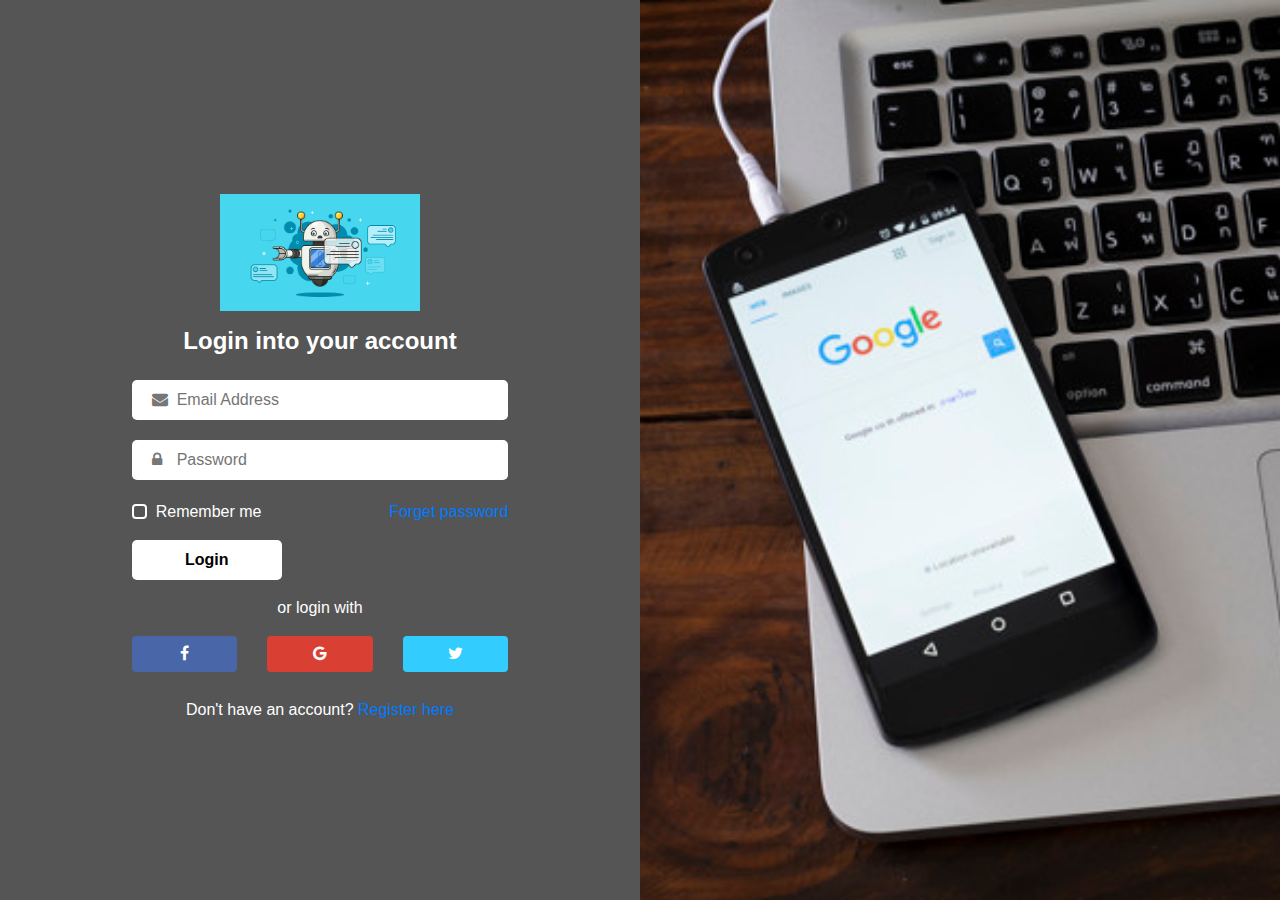
<file: index.html>
<!DOCTYPE html>
<html>
<head>
	<title></title>
	<meta charset="utf-8">
	<meta name="viewport" content="width=device-width, initial scale=1,shrink-to-fit=no">
	<link rel="stylesheet" type="text/css" href="style.css">
	<link rel="stylesheet"  href="https://stackpath.bootstrapcdn.com/bootstrap/4.4.1/css/bootstrap.min.css">
	<script src="https://code.jquery.com/jquery-3.4.1.slim.min.js"></script>
	<link href="https://stackpath.bootstrapcdn.com/font-awesome/4.7.0/css/font-awesome.min.css" rel="stylesheet">
</head>
	<body>
		<div class="container-fluid">
			<div class="row">
				<div class="col-lg-6 col-md-6 form-container">
					<div class="col-lg-8 col-md-12 col-sm-9 col-xs-12 form-box text-center">
						<div class="logo mt-3 mb-3">
							<img src="logo.png" width="200px">
						</div>
						<div class="heading mb-3">
							<h4>Login into your account</h4>
						</div>
						<form>
							<div class="form-input">
								<span><i class="fa fa-envelope"></i></span>
								<input type="email" placeholder="Email Address" required>
							</div>
							<div class="form-input">
								<span><i class="fa fa-lock"></i></span>
								<input type="password" placeholder="Password" required>
							</div>
							<div class="row mb-3">
								<div class="col-6 d-flex">
									<div class="custom-control custom-checkbox">
										<input type="checkbox" class="custom-control-input" id="cb1">
										<label class="custom-control-label text-white" for="cb1"> Remember me</label>
									</div>
								</div>
								<div class="col-6 text-right">
									<a href="forget.html" class="forget-link">Forget password</a> 
								</div>
							</div>
							<div class="text-left mb-3">
								<button type="submit" class="btn">Login</button>
							</div>
							<div class="text-white mb-3">or login with</div>
							<div class="row mb-3">
								<div class="col-4">
									<a href="" class="btn btn-block btn-social btn-facebook">
										<i class="fa fa-facebook"></i>
									</a>
								</div>
								<div class="col-4">
									<a href="" class="btn btn-block btn-social btn-google">
										<i class="fa fa-google"></i>
									</a>
								</div>
								<div class="col-4">
									<a href="" class="btn btn-block btn-social btn-twitter">
										<i class="fa fa-twitter"></i>
									</a>
								</div>
							</div>
							<div class="text-white">Don't have an account?
								<a href="register.html" class="register-link">Register here</a>
							</div>
						</form>
					</div>
				</div>
				<div class="col-lg-6 col-md-6 d-none d-md-block image-container"></div>
			</div>
			
		</div>

	</body>
</html>
</file>
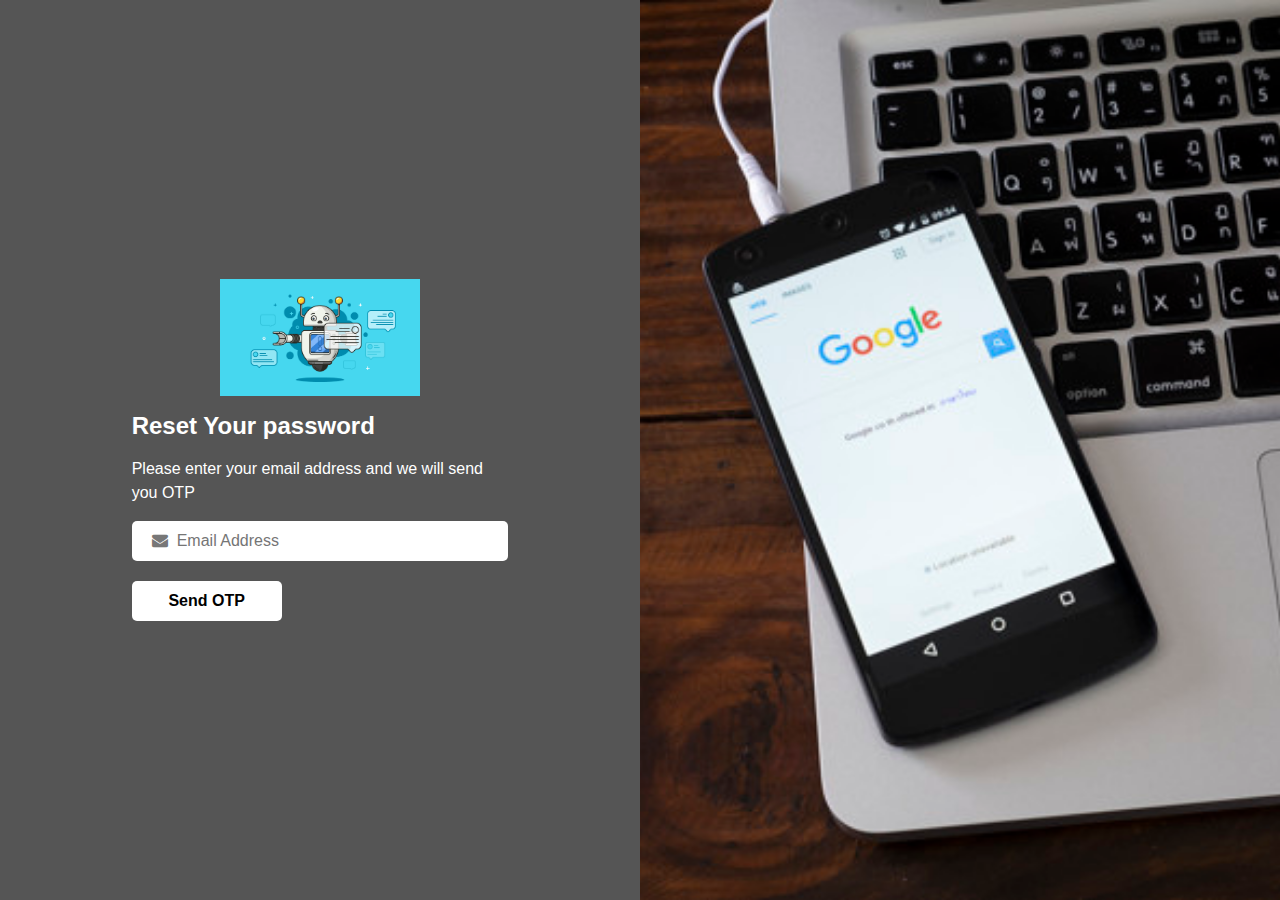
<file: forget.html>
<!DOCTYPE html>
<html>
<head>
	<title></title>
	<meta charset="utf-8">
	<meta name="viewport" content="width=device-width, initial scale=1,shrink-to-fit=no">
	<link rel="stylesheet" type="text/css" href="style.css">
	<link rel="stylesheet"  href="https://stackpath.bootstrapcdn.com/bootstrap/4.4.1/css/bootstrap.min.css">
	<script src="https://code.jquery.com/jquery-3.4.1.slim.min.js"></script>
	<link href="https://stackpath.bootstrapcdn.com/font-awesome/4.7.0/css/font-awesome.min.css" rel="stylesheet">
</head>
	<body>
		<div class="container-fluid">
			<div class="row">
				<div class="col-lg-6 col-md-6 form-container">
					<div class="col-lg-8 col-md-12 col-sm-9 col-xs-12 form-box">
						<div class="logo mt-3 mb-3 text-center">
							<img src="logo.png" width="200px">
						</div>
						<div class="reset-form d-block">
							<form class="reset-password-form">
								<h4 class="mb-3">Reset Your password</h4>
								<p class="mb-3 text-white">
									Please enter your email address and we will send you OTP
								</p>
								<div class="form-input">
									<span><i class="fa fa-envelope"></i></span>
									<input type="email" placeholder="Email Address" required>
								</div>
								<div class="mb-3">
									<button type="submit" class="btn">Send OTP</button>
								</div>
							</form>
						</div>
						<div class="reset-confirmation d-none">
							<div class="mb-4">
								<h4 class="mb-3">OTP was send</h4>
								<h6 class="text-white">Please, check your inbox</h6>
							</div>
							<div>
								<a href="login.html">
									<button type="submit" class="btn">Login Now</button>
								</a>
							</div>
						</div>
				</div>
			</div>
				<div class="col-lg-6 col-md-6 d-none d-md-block image-container"></div>
			</div>
		</div>
		<script type="text/javascript">
				function PasswordReset(){
					$('form.reset-password-form').on('submit',function(e){
						e.preventDefault();
						$('.reset-form')
						.removeClass('d-block')
						.addClass('d-none');
						$('.reset-confirmation').addClass('d-block');
					});
				}
				window.addEventListener('load',function(){
				PasswordReset();
			});
		</script>
	</body>
</html>
</file>
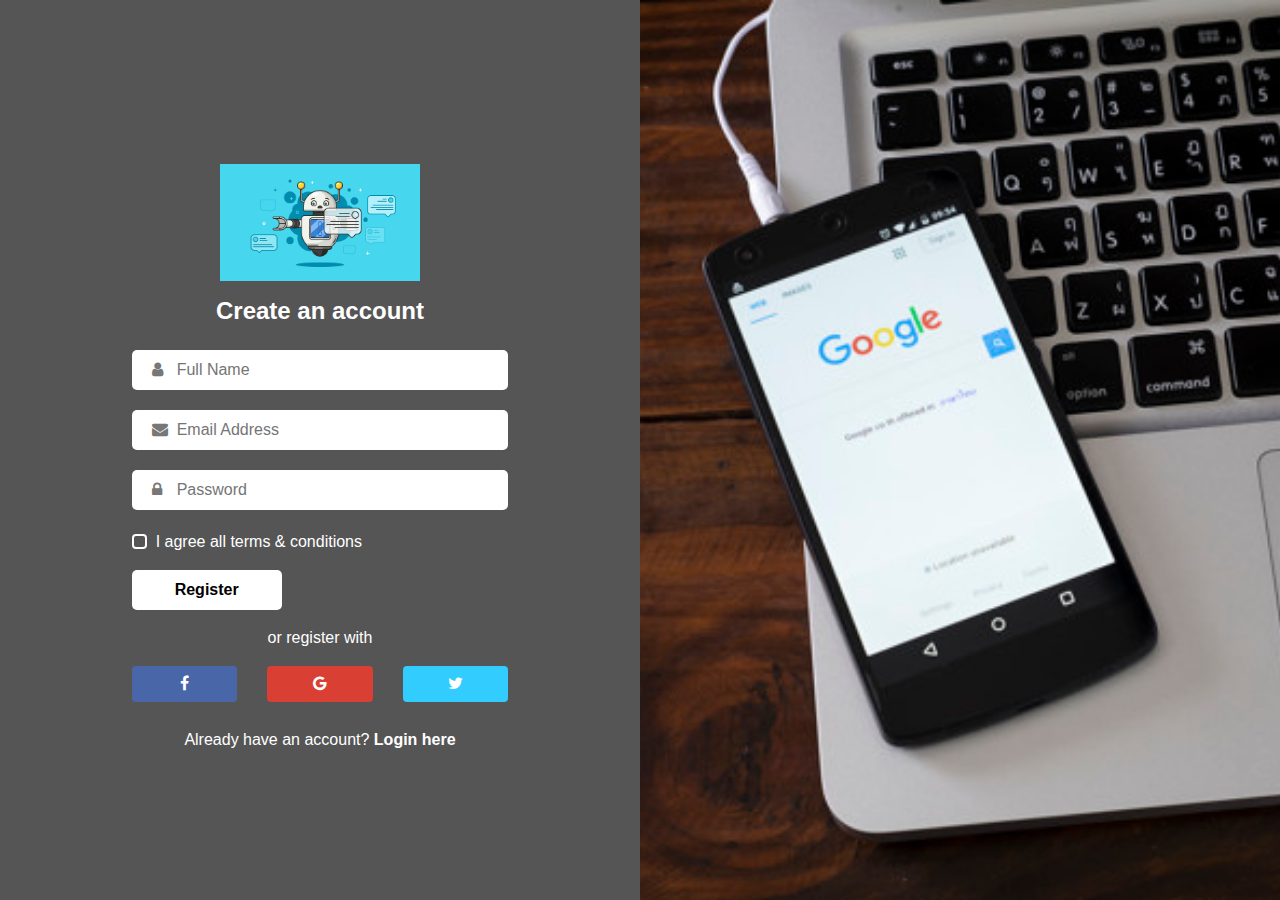
<file: register.html>
<!DOCTYPE html>
<html>
<head>
	<title>Register</title>
	<meta charset="utf-8">
	<meta name="viewport" content="width=device-width, initial scale=1,shrink-to-fit=no">
	<link rel="stylesheet" type="text/css" href="style.css">
	<link rel="stylesheet"  href="https://stackpath.bootstrapcdn.com/bootstrap/4.4.1/css/bootstrap.min.css">
	<script src="https://code.jquery.com/jquery-3.4.1.slim.min.js"></script>
	<link href="https://stackpath.bootstrapcdn.com/font-awesome/4.7.0/css/font-awesome.min.css" rel="stylesheet">
</head>
	<body>
		<div class="container-fluid">
			<div class="row">
				<div class="col-lg-6 col-md-6 form-container">
					<div class="col-lg-8 col-md-12 col-sm-9 col-xs-12 form-box text-center">
						<div class="logo mt-3 mb-3">
							<img src="logo.png" width="200px">
						</div>
						<div class="heading mb-3">
							<h4>Create an account</h4>
						</div>
						<form>
							<div class="form-input">
								<span><i class="fa fa-user"></i></span>
								<input type="text" placeholder="Full Name" required>
							</div>
							<div class="form-input">
								<span><i class="fa fa-envelope"></i></span>
								<input type="email" placeholder="Email Address" required>
							</div>
							<div class="form-input">
								<span><i class="fa fa-lock"></i></span>
								<input type="password" placeholder="Password" required>
							</div>
							<div class="row mb-3">
								<div class="col-12 d-flex">
									<div class="custom-control custom-checkbox">
										<input type="checkbox" class="custom-control-input" id="cb1">
										<label class="custom-control-label text-white" for="cb1">I agree all terms & conditions</label>
									</div>
								</div>
							</div>
							<div class="text-left mb-3">
								<button type="submit" class="btn">Register</button>
							</div>
							<div class="text-white mb-3">or register with</div>
							<div class="row mb-3">
								<div class="col-4">
									<a href="" class="btn btn-block btn-social btn-facebook">
										<i class="fa fa-facebook"></i>
									</a>
								</div>
								<div class="col-4">
									<a href="" class="btn btn-block btn-social btn-google">
										<i class="fa fa-google"></i>
									</a>
								</div>
								<div class="col-4">
									<a href="" class="btn btn-block btn-social btn-twitter">
										<i class="fa fa-twitter"></i>
									</a>
								</div>
							</div>
							<div class="text-white">Already have an account?
								<a href="register.html" class="login-link">Login here</a>
							</div>
						</form>
					</div>
				</div>
				<div class="col-lg-6 col-md-6 d-none d-md-block image-container"></div>
			</div>
			
		</div>
	</body>
</html>
</file>
<file: style.css>
.image-container{
	background: url('chat image.jpg') center no-repeat;
	background-size: cover;
	height: 100vh;
}

.form-container{
	background-color:  #555555;
	display: flex;
	justify-content: center;
}

.form-box{
	display: flex;
	flex-direction: column;
	justify-content: center;
	min-height: 100vh; 
}

.form-box h4{
	font-weight: bold;
	color: #fff;
}

.form-box .form-input{
	position: relative;
}

.form-box .form-input input{
	width: 100%;
	height: 40px;
	margin-bottom: 20px;
	border: none;
	border-radius: 5px;
	outline: none;
	background: white;
	padding-left: 45px;
}

.form-box .form-input span{
	position: absolute;
	top: 8px;
	padding-left: 20px;
	color: #777;
}

.form-box .form-input input::placeholder{
	padding-left: 0px;
}

.form-box .form-input input:focus,
.form-box .form-input input:valid{
	border-bottom: 2px solid #dc3545;

}

.form-box input[type="checkbox"]:not(:checked) + label:before{
	background: transparent;
	border: 2px solid #fff;
	width: 15px;
	height: 15px;
}

.form-box .custom-checkbox .custom-control-input:checked ~ .custom-control-label::before{
	background-color: #dc3545;
	border: 0px;

}

.form-box button[type="submit"]{
	border: none;
	cursor: pointer;
	width: 150px;
	height: 40px;
	border-radius: 5px;
	background-color: #fff;
	color: #000;
	font-weight: bold;
	transition: 0.5s;
}

.form-box button[type="submit"]:hover{
	-webkit-box-shadow: 0px 9px 10px -2px rgba(0,0,0,0.55);
	-moz-box-shadow: 0px 9px 10px -2px rgba(0,0,0,0.55);
	box-shadow: 0px 9px 10px -2px rgba(0,0,0,0.55);
}

.forget-link .register-link, .login-link{
	color: #fff;
	font-weight: bold;
}

.forget-link:hover, .register-link:hover, .login-link:hover{
	color: #292525;
}

.form-box .btn-social{
	color: #fff;
	border: 0;
	margin-bottom: 10px;
}

.form-box .btn-facebook{
	background: #4866a8;
}

.form-box .btn-google{
	background: #da3f34;
}

.form-box .btn-twitter{
	background: #33ccff;
}

.form-box .btn-facebook:hover{
	background: #3d5758;
	color: #fff;
}

.form-box .btn-google:hover{
	background: #bf3b31;
	color: #fff;
}

.form-box .btn-twitter:hover{
	background: #2eb7e5;
	color: #fff;
}
</file>
